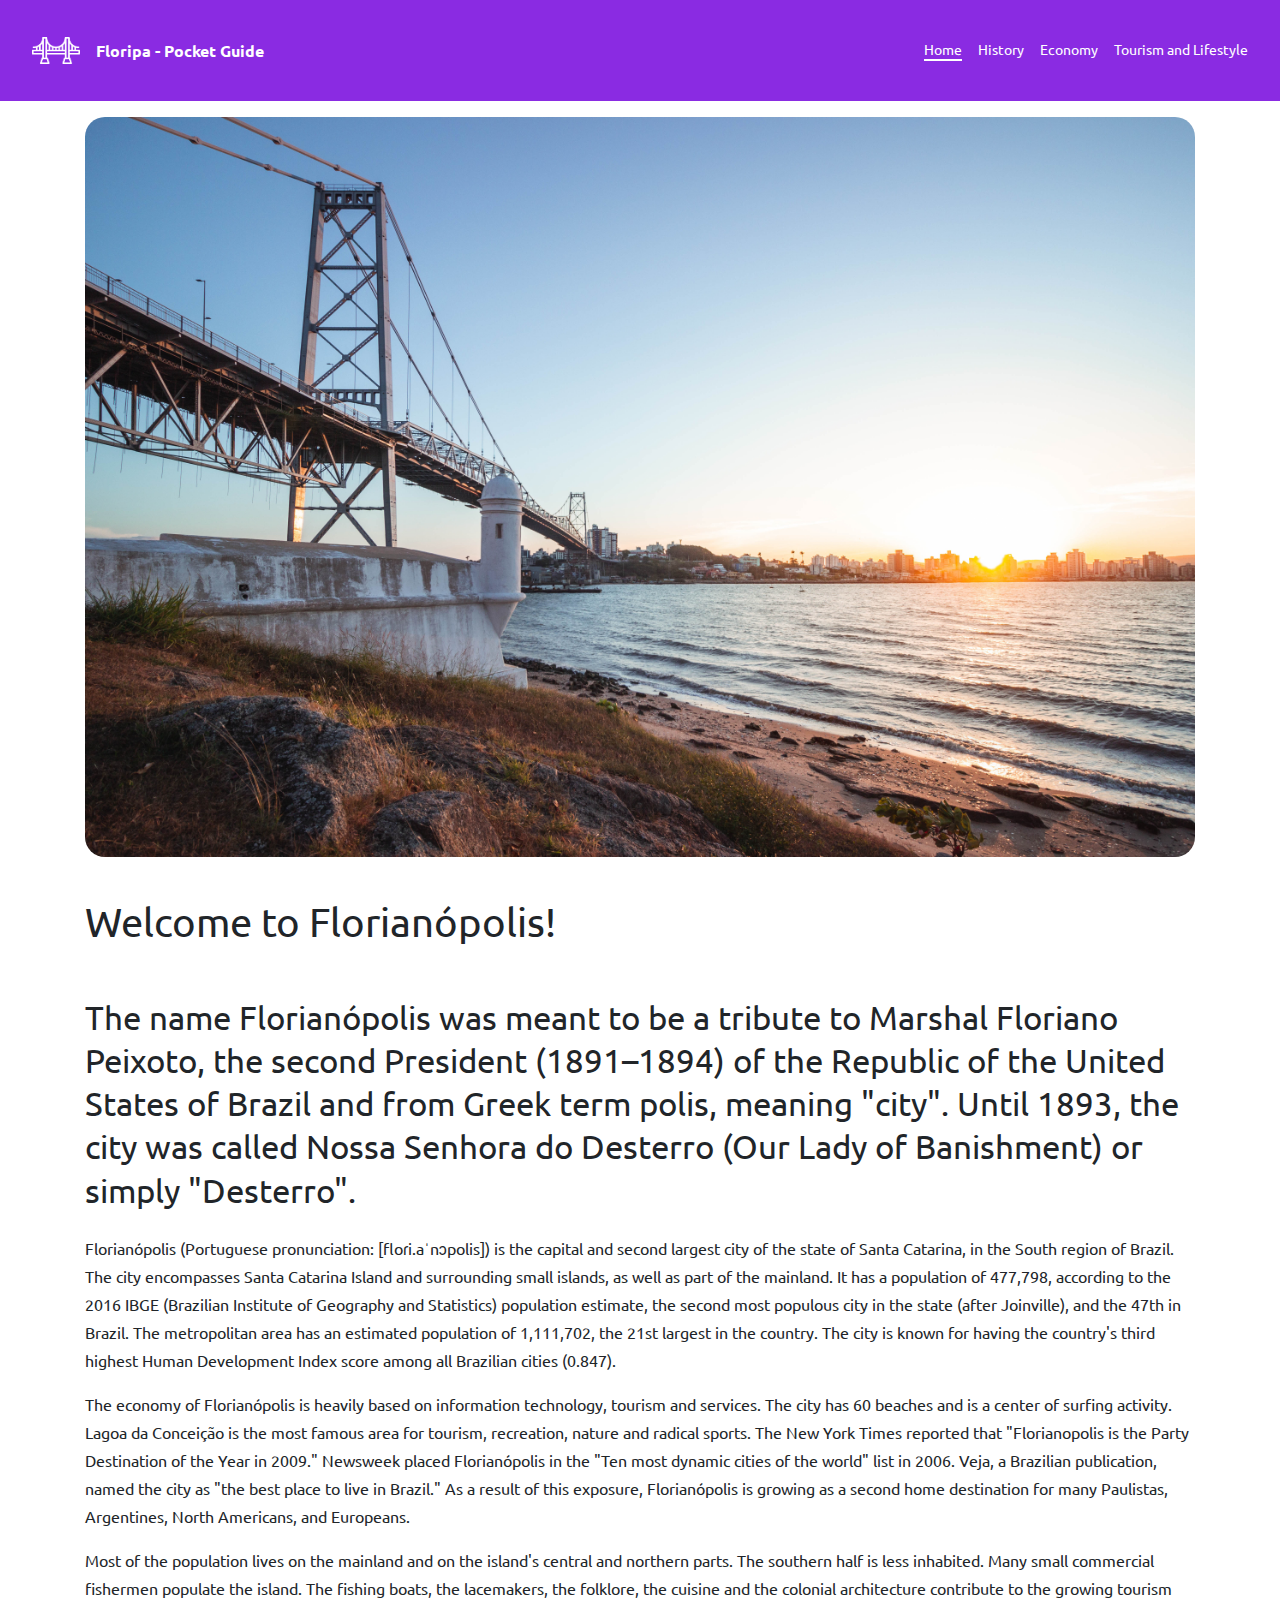
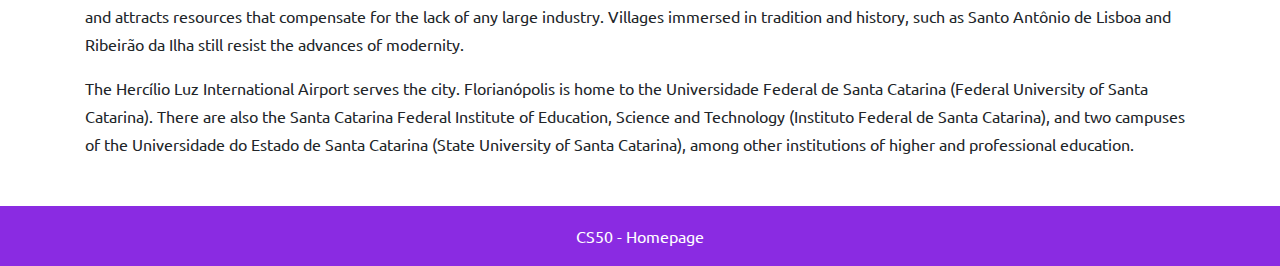
<file: index.html>
<!DOCTYPE html>
<html lang="en">
    <head>
        <meta charset="UTF-8" />
        <meta name="viewport" content="width=device-width, initial-scale=1.0" />
        <title>Floripa - Pocket Guide</title>
        <link rel="stylesheet" href="https://stackpath.bootstrapcdn.com/bootstrap/4.3.1/css/bootstrap.min.css" />
        <link href="./css/reset.css" rel="stylesheet" />
        <link href="./css/fonts.css" rel="stylesheet" />
        <link href="./css/styles.css" rel="stylesheet" />
    </head>
    <body>
        <header>
            <a href="/" id="logo">
                <img src="./assets/images/bridge.png" class="floripa-icon" alt="Heríclio Luz Bridge" />
                <span class="logo-text"> Floripa - Pocket Guide</span>
            </a>
            <nav id="main-menu">
                <a href="/index.html" class="nav-item">Home</a>
                <a href="/history.html" class="nav-item">History</a>
                <a href="/economy.html" class="nav-item">Economy</a>
                <a href="/tourism-and-lifestyle.html" class="nav-item">Tourism and Lifestyle</a>
            </nav>
        </header>
        <main class="container">
            <div>
                <img
                    class="hero-img"
                    src="./assets/images/cassiano-psomas-m3hdfq8AuVA-unsplash.jpg"
                    alt="Hercílio Luz Picture"
                />
            </div>
            <section>
                <h1>Welcome to Florianópolis!</h1>
                <article>
                    <h2>
                        The name Florianópolis was meant to be a tribute to Marshal Floriano Peixoto, the second
                        President (1891–1894) of the Republic of the United States of Brazil and from Greek term polis,
                        meaning "city". Until 1893, the city was called Nossa Senhora do Desterro (Our Lady of
                        Banishment) or simply "Desterro".
                    </h2>
                    <p>
                        Florianópolis (Portuguese pronunciation: [floɾi.aˈnɔpolis]) is the capital and second largest
                        city of the state of Santa Catarina, in the South region of Brazil. The city encompasses Santa
                        Catarina Island and surrounding small islands, as well as part of the mainland. It has a
                        population of 477,798, according to the 2016 IBGE (Brazilian Institute of Geography and
                        Statistics) population estimate, the second most populous city in the state (after Joinville),
                        and the 47th in Brazil. The metropolitan area has an estimated population of 1,111,702, the 21st
                        largest in the country. The city is known for having the country's third highest Human
                        Development Index score among all Brazilian cities (0.847).
                    </p>

                    <p>
                        The economy of Florianópolis is heavily based on information technology, tourism and services.
                        The city has 60 beaches and is a center of surfing activity. Lagoa da Conceição is the most
                        famous area for tourism, recreation, nature and radical sports. The New York Times reported that
                        "Florianopolis is the Party Destination of the Year in 2009." Newsweek placed Florianópolis in
                        the "Ten most dynamic cities of the world" list in 2006. Veja, a Brazilian publication, named
                        the city as "the best place to live in Brazil." As a result of this exposure, Florianópolis is
                        growing as a second home destination for many Paulistas, Argentines, North Americans, and
                        Europeans.
                    </p>

                    <p>
                        Most of the population lives on the mainland and on the island's central and northern parts. The
                        southern half is less inhabited. Many small commercial fishermen populate the island. The
                        fishing boats, the lacemakers, the folklore, the cuisine and the colonial architecture
                        contribute to the growing tourism and attracts resources that compensate for the lack of any
                        large industry. Villages immersed in tradition and history, such as Santo Antônio de Lisboa and
                        Ribeirão da Ilha still resist the advances of modernity.
                    </p>

                    <p>
                        The Hercílio Luz International Airport serves the city. Florianópolis is home to the
                        Universidade Federal de Santa Catarina (Federal University of Santa Catarina). There are also
                        the Santa Catarina Federal Institute of Education, Science and Technology (Instituto Federal de
                        Santa Catarina), and two campuses of the Universidade do Estado de Santa Catarina (State
                        University of Santa Catarina), among other institutions of higher and professional education.
                    </p>
                </article>
            </section>
        </main>
        <footer>
            <a href="https://github.com/ascpenteado/cs50-homepage">CS50 - Homepage</a>
        </footer>
        <script src="js/active-link.js"></script>
    </body>
</html>
</file>
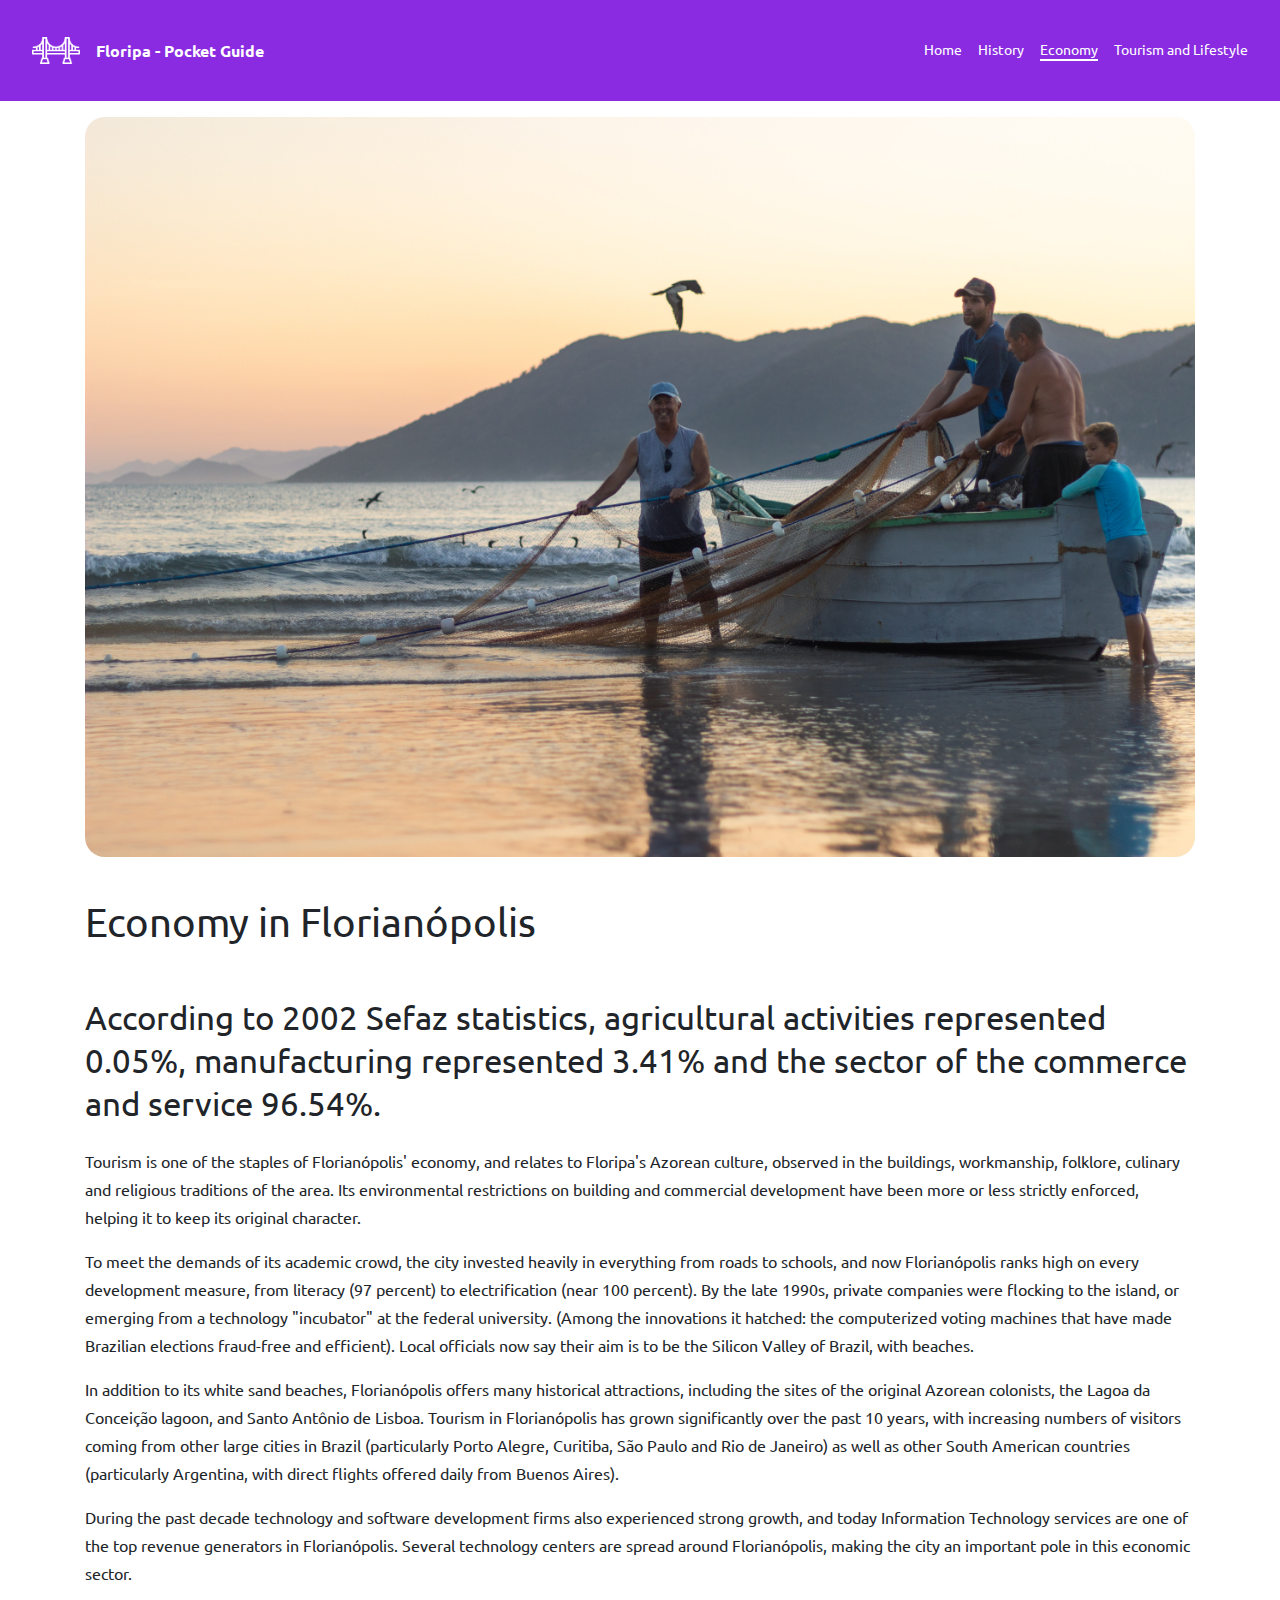
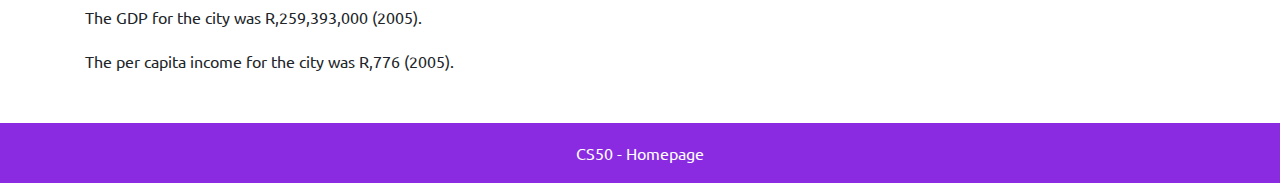
<file: economy.html>
<!DOCTYPE html>
<html lang="en">
    <head>
        <meta charset="UTF-8" />
        <meta name="viewport" content="width=device-width, initial-scale=1.0" />
        <title>Floripa - Pocket Guide</title>
        <link rel="stylesheet" href="https://stackpath.bootstrapcdn.com/bootstrap/4.3.1/css/bootstrap.min.css" />
        <link href="./css/reset.css" rel="stylesheet" />
        <link href="./css/fonts.css" rel="stylesheet" />
        <link href="./css/styles.css" rel="stylesheet" />
    </head>
    <body>
        <header>
            <a href="/" id="logo">
                <img src="./assets/images/bridge.png" class="floripa-icon" alt="Heríclio Luz Bridge" />
                <span class="logo-text"> Floripa - Pocket Guide</span>
            </a>
            <nav id="main-menu">
                <a href="/index.html">Home</a>
                <a href="/history.html">History</a>
                <a href="/economy.html">Economy</a>
                <a href="/tourism-and-lifestyle.html">Tourism and Lifestyle</a>
            </nav>
        </header>
        <main class="container">
            <div>
                <img
                    class="hero-img"
                    src="./assets/images/cassiano-psomas-l10OUdSv46c-unsplash.jpg"
                    alt="Hercílio Luz Picture"
                />
            </div>
            <section>
                <h1>Economy in Florianópolis</h1>
                <article>
                    <h2>
                        According to 2002 Sefaz statistics, agricultural activities represented 0.05%, manufacturing
                        represented 3.41% and the sector of the commerce and service 96.54%.
                    </h2>
                    <p>
                        Tourism is one of the staples of Florianópolis' economy, and relates to Floripa's Azorean
                        culture, observed in the buildings, workmanship, folklore, culinary and religious traditions of
                        the area. Its environmental restrictions on building and commercial development have been more
                        or less strictly enforced, helping it to keep its original character.
                    </p>

                    <p>
                        To meet the demands of its academic crowd, the city invested heavily in everything from roads to
                        schools, and now Florianópolis ranks high on every development measure, from literacy (97
                        percent) to electrification (near 100 percent). By the late 1990s, private companies were
                        flocking to the island, or emerging from a technology "incubator" at the federal university.
                        (Among the innovations it hatched: the computerized voting machines that have made Brazilian
                        elections fraud-free and efficient). Local officials now say their aim is to be the Silicon
                        Valley of Brazil, with beaches.
                    </p>

                    <p>
                        In addition to its white sand beaches, Florianópolis offers many historical attractions,
                        including the sites of the original Azorean colonists, the Lagoa da Conceição lagoon, and Santo
                        Antônio de Lisboa. Tourism in Florianópolis has grown significantly over the past 10 years, with
                        increasing numbers of visitors coming from other large cities in Brazil (particularly Porto
                        Alegre, Curitiba, São Paulo and Rio de Janeiro) as well as other South American countries
                        (particularly Argentina, with direct flights offered daily from Buenos Aires).
                    </p>

                    <p>
                        During the past decade technology and software development firms also experienced strong growth,
                        and today Information Technology services are one of the top revenue generators in
                        Florianópolis. Several technology centers are spread around Florianópolis, making the city an
                        important pole in this economic sector.
                    </p>

                    <p>The GDP for the city was R,259,393,000 (2005).</p>

                    <p>The per capita income for the city was R,776 (2005).</p>
                </article>
            </section>
        </main>
        <footer>
            <a href="https://github.com/ascpenteado/cs50-homepage">CS50 - Homepage</a>
        </footer>
        <script src="js/active-link.js"></script>
    </body>
</html>
</file>
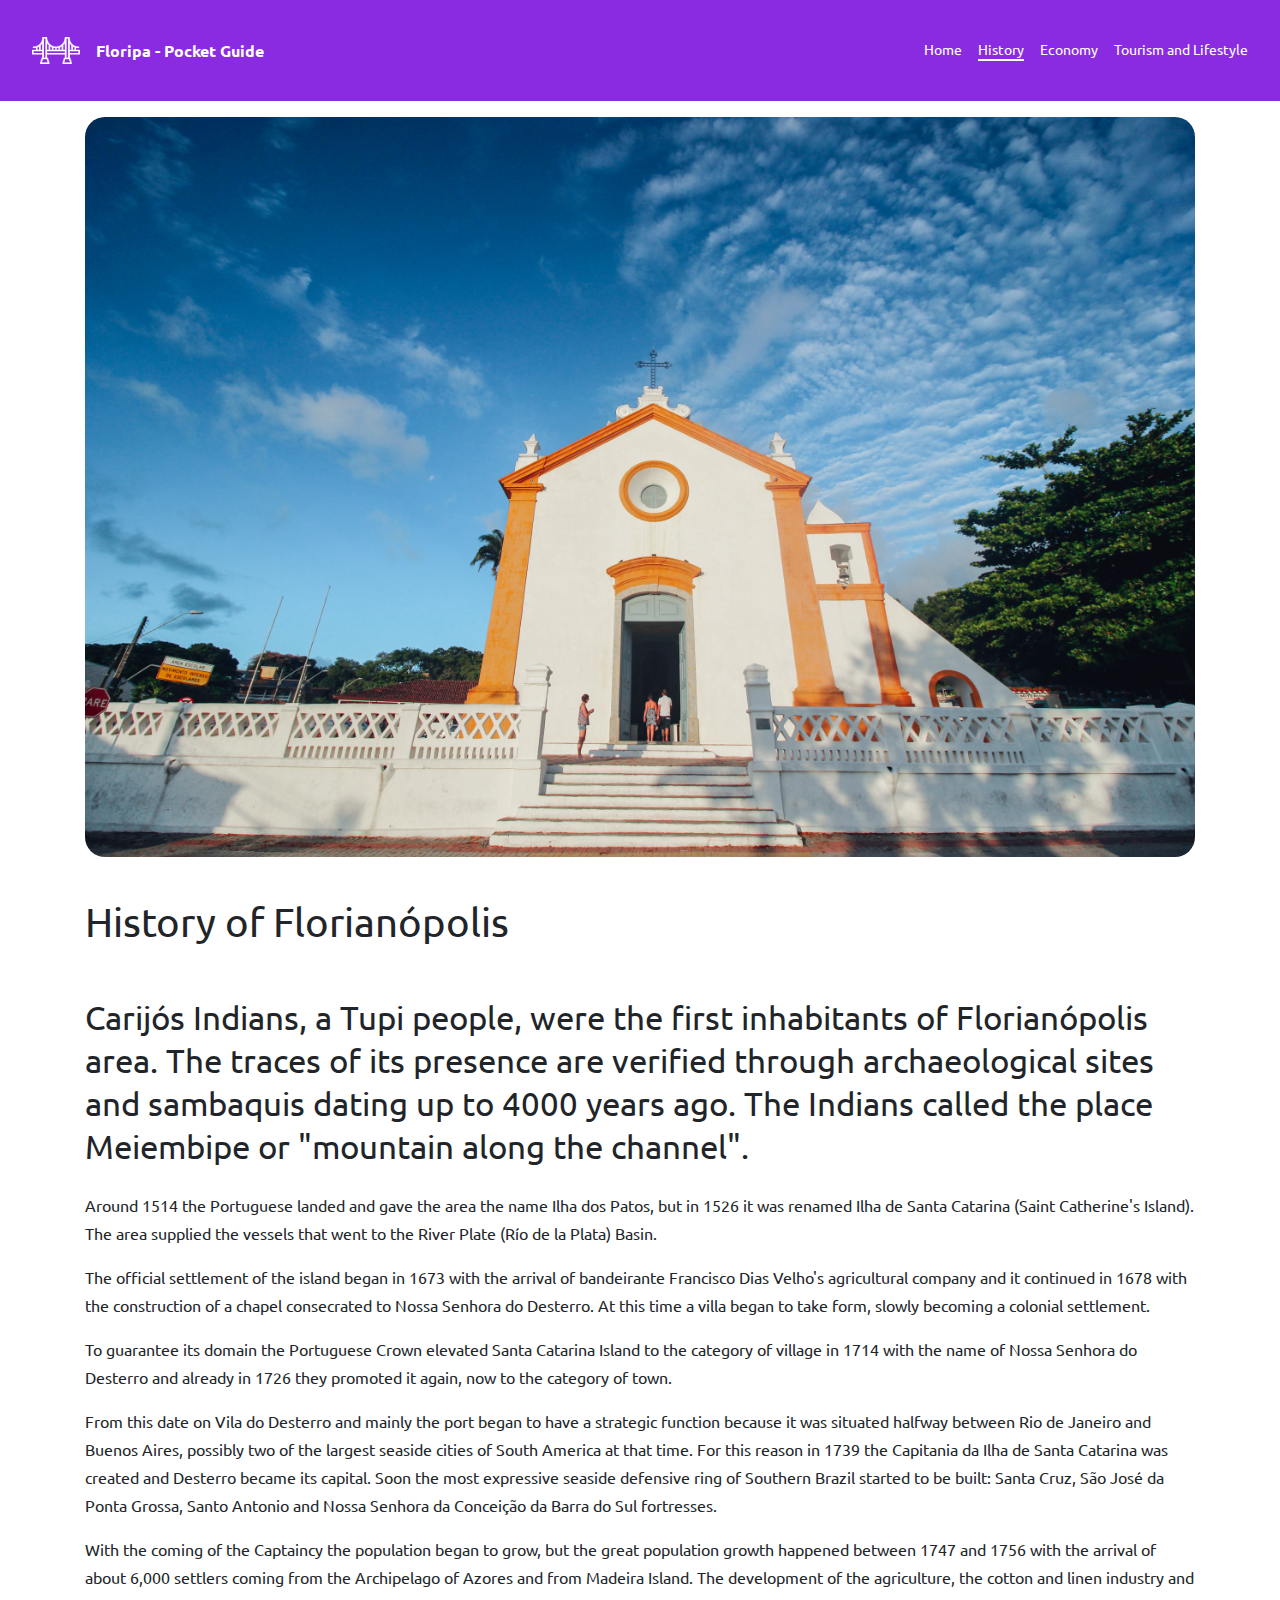
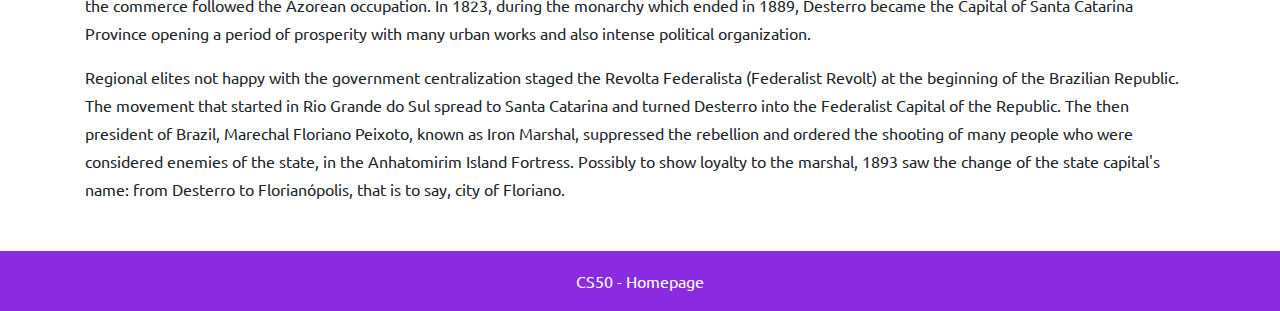
<file: history.html>
<!DOCTYPE html>
<html lang="en">
    <head>
        <meta charset="UTF-8" />
        <meta name="viewport" content="width=device-width, initial-scale=1.0" />
        <title>Floripa - Pocket Guide</title>
        <link rel="stylesheet" href="https://stackpath.bootstrapcdn.com/bootstrap/4.3.1/css/bootstrap.min.css" />
        <link href="./css/reset.css" rel="stylesheet" />
        <link href="./css/fonts.css" rel="stylesheet" />
        <link href="./css/styles.css" rel="stylesheet" />
    </head>
    <body>
        <header>
            <a href="/" id="logo">
                <img src="./assets/images/bridge.png" class="floripa-icon" alt="Heríclio Luz Bridge" />
                <span class="logo-text"> Floripa - Pocket Guide</span>
            </a>
            <nav id="main-menu">
                <a href="/index.html">Home</a>
                <a href="/history.html">History</a>
                <a href="/economy.html">Economy</a>
                <a href="/tourism-and-lifestyle.html">Tourism and Lifestyle</a>
            </nav>
        </header>
        <main class="container">
            <div>
                <img
                    class="hero-img"
                    src="./assets/images/cassiano-psomas-4OmoAC7eaPI-unsplash.jpg"
                    alt="Hercílio Luz
                Picture"
                />
            </div>
            <section>
                <h1>History of Florianópolis</h1>
                <article>
                    <h2>
                        Carijós Indians, a Tupi people, were the first inhabitants of Florianópolis area. The traces of
                        its presence are verified through archaeological sites and sambaquis dating up to 4000 years
                        ago. The Indians called the place Meiembipe or "mountain along the channel".
                    </h2>
                    <p>
                        Around 1514 the Portuguese landed and gave the area the name Ilha dos Patos, but in 1526 it was
                        renamed Ilha de Santa Catarina (Saint Catherine's Island). The area supplied the vessels that
                        went to the River Plate (Río de la Plata) Basin.
                    </p>

                    <p>
                        The official settlement of the island began in 1673 with the arrival of bandeirante Francisco
                        Dias Velho's agricultural company and it continued in 1678 with the construction of a chapel
                        consecrated to Nossa Senhora do Desterro. At this time a villa began to take form, slowly
                        becoming a colonial settlement.
                    </p>

                    <p>
                        To guarantee its domain the Portuguese Crown elevated Santa Catarina Island to the category of
                        village in 1714 with the name of Nossa Senhora do Desterro and already in 1726 they promoted it
                        again, now to the category of town.
                    </p>

                    <p>
                        From this date on Vila do Desterro and mainly the port began to have a strategic function
                        because it was situated halfway between Rio de Janeiro and Buenos Aires, possibly two of the
                        largest seaside cities of South America at that time. For this reason in 1739 the Capitania da
                        Ilha de Santa Catarina was created and Desterro became its capital. Soon the most expressive
                        seaside defensive ring of Southern Brazil started to be built: Santa Cruz, São José da Ponta
                        Grossa, Santo Antonio and Nossa Senhora da Conceição da Barra do Sul fortresses.
                    </p>

                    <p>
                        With the coming of the Captaincy the population began to grow, but the great population growth
                        happened between 1747 and 1756 with the arrival of about 6,000 settlers coming from the
                        Archipelago of Azores and from Madeira Island. The development of the agriculture, the cotton
                        and linen industry and the commerce followed the Azorean occupation. In 1823, during the
                        monarchy which ended in 1889, Desterro became the Capital of Santa Catarina Province opening a
                        period of prosperity with many urban works and also intense political organization.
                    </p>

                    <p>
                        Regional elites not happy with the government centralization staged the Revolta Federalista
                        (Federalist Revolt) at the beginning of the Brazilian Republic. The movement that started in Rio
                        Grande do Sul spread to Santa Catarina and turned Desterro into the Federalist Capital of the
                        Republic. The then president of Brazil, Marechal Floriano Peixoto, known as Iron Marshal,
                        suppressed the rebellion and ordered the shooting of many people who were considered enemies of
                        the state, in the Anhatomirim Island Fortress. Possibly to show loyalty to the marshal, 1893 saw
                        the change of the state capital's name: from Desterro to Florianópolis, that is to say, city of
                        Floriano.
                    </p>
                </article>
            </section>
        </main>
        <footer>
            <a href="https://github.com/ascpenteado/cs50-homepage">CS50 - Homepage</a>
        </footer>
        <script src="js/active-link.js"></script>
    </body>
</html>
</file>
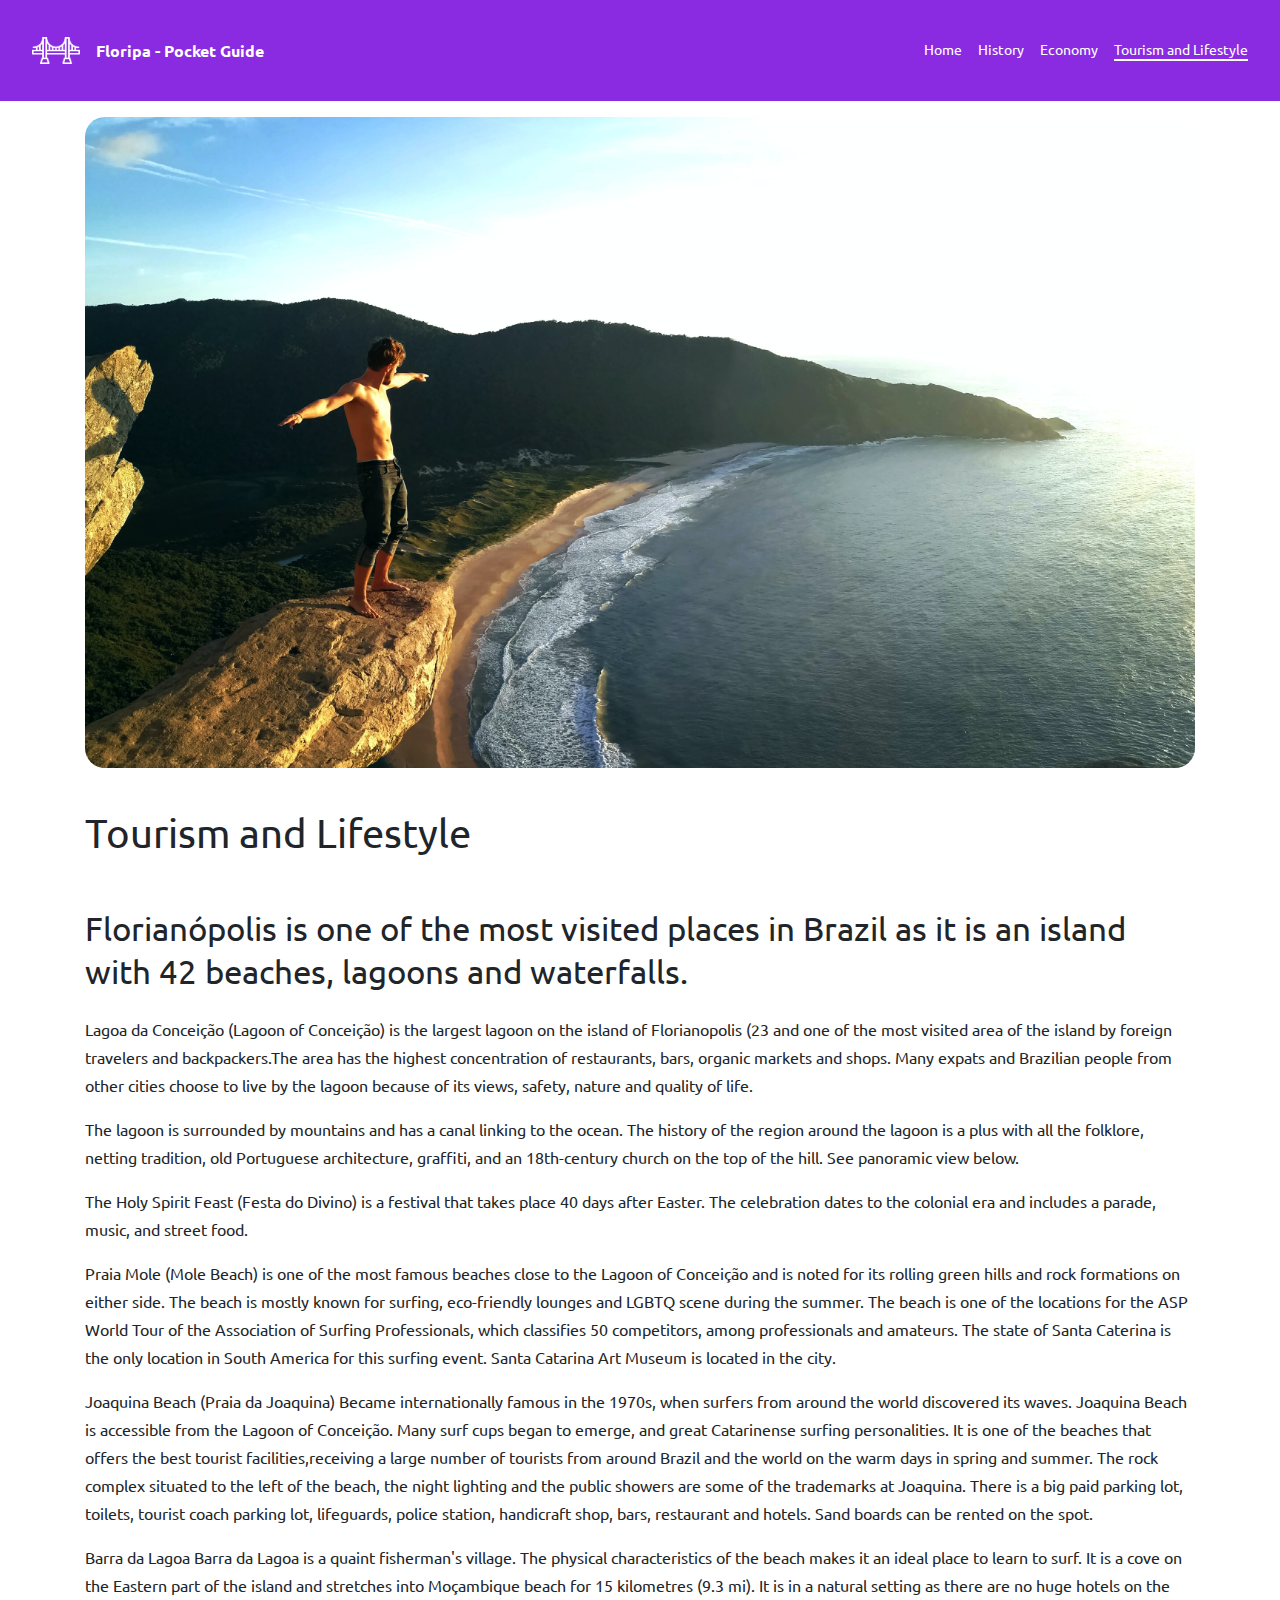
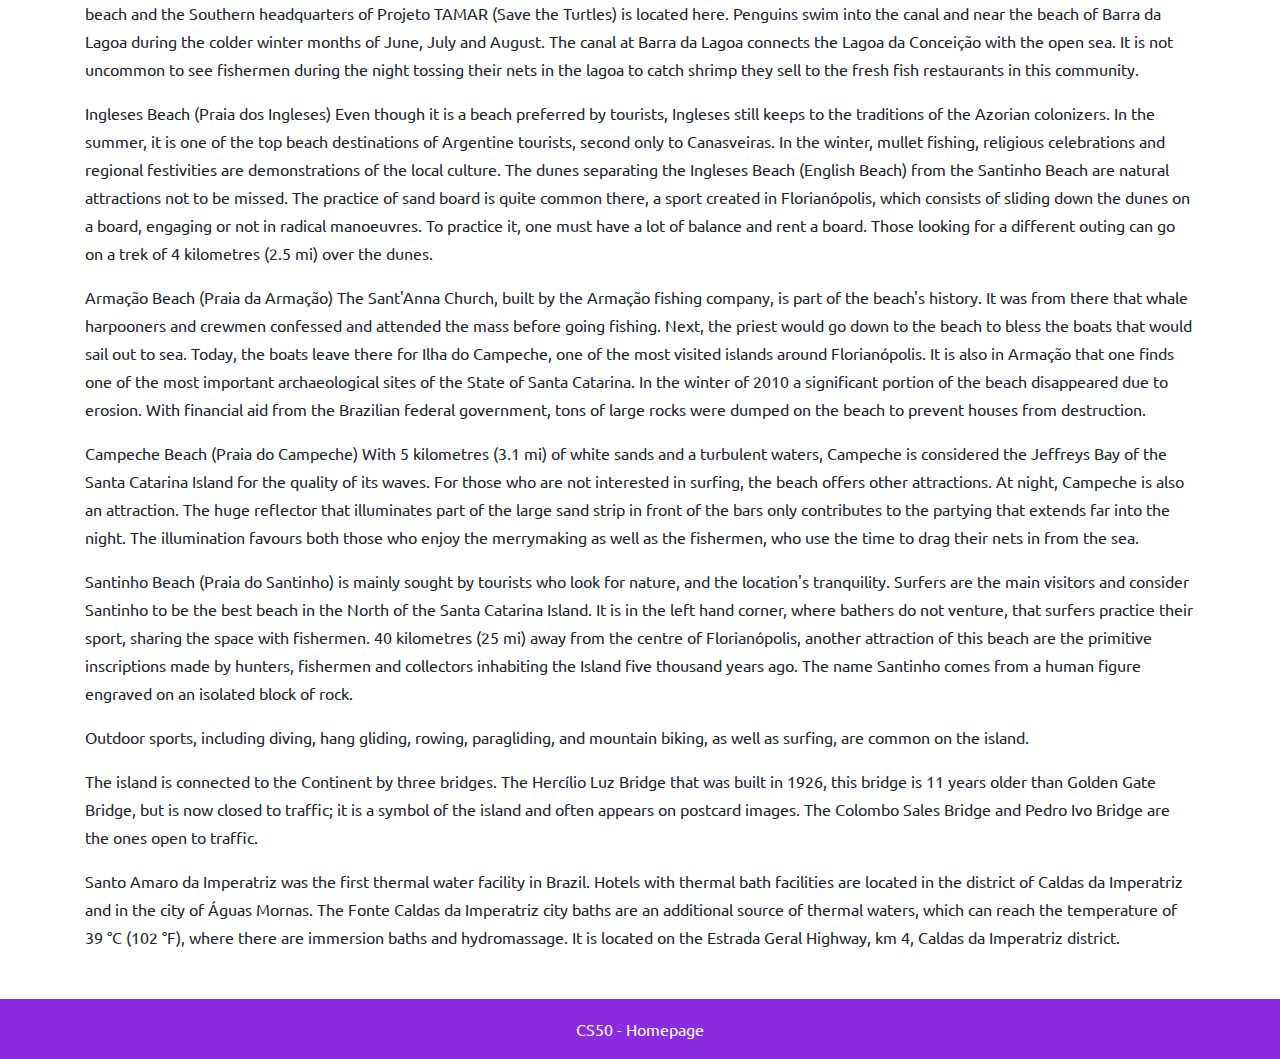
<file: tourism-and-lifestyle.html>
<!DOCTYPE html>
<html lang="en">
    <head>
        <meta charset="UTF-8" />
        <meta name="viewport" content="width=device-width, initial-scale=1.0" />
        <title>Floripa - Pocket Guide</title>
        <link rel="stylesheet" href="https://stackpath.bootstrapcdn.com/bootstrap/4.3.1/css/bootstrap.min.css" />
        <link href="./css/reset.css" rel="stylesheet" />
        <link href="./css/fonts.css" rel="stylesheet" />
        <link href="./css/styles.css" rel="stylesheet" />
    </head>
    <body>
        <header>
            <a href="/" id="logo">
                <img src="./assets/images/bridge.png" class="floripa-icon" alt="Heríclio Luz Bridge" />
                <span class="logo-text"> Floripa - Pocket Guide</span>
            </a>
            <nav id="main-menu">
                <a href="/index.html">Home</a>
                <a href="/history.html">History</a>
                <a href="/economy.html">Economy</a>
                <a href="/tourism-and-lifestyle.html">Tourism and Lifestyle</a>
            </nav>
        </header>
        <main class="container">
            <div>
                <img
                    class="hero-img"
                    src="./assets/images/fabien-moline-nMRC4Oykn1Q-unsplash.jpg"
                    alt="Hercílio Luz Picture"
                />
            </div>
            <section>
                <h1>Tourism and Lifestyle</h1>
                <article>
                    <h2>
                        Florianópolis is one of the most visited places in Brazil as it is an island with 42 beaches,
                        lagoons and waterfalls.
                    </h2>
                    <p>
                        Lagoa da Conceição (Lagoon of Conceição) is the largest lagoon on the island of Florianopolis
                        (23 and one of the most visited area of the island by foreign travelers and backpackers.The area
                        has the highest concentration of restaurants, bars, organic markets and shops. Many expats and
                        Brazilian people from other cities choose to live by the lagoon because of its views, safety,
                        nature and quality of life.
                    </p>

                    <p>
                        The lagoon is surrounded by mountains and has a canal linking to the ocean. The history of the
                        region around the lagoon is a plus with all the folklore, netting tradition, old Portuguese
                        architecture, graffiti, and an 18th-century church on the top of the hill. See panoramic view
                        below.
                    </p>

                    <p>
                        The Holy Spirit Feast (Festa do Divino) is a festival that takes place 40 days after Easter. The
                        celebration dates to the colonial era and includes a parade, music, and street food.
                    </p>

                    <p>
                        Praia Mole (Mole Beach) is one of the most famous beaches close to the Lagoon of Conceição and
                        is noted for its rolling green hills and rock formations on either side. The beach is mostly
                        known for surfing, eco-friendly lounges and LGBTQ scene during the summer. The beach is one of
                        the locations for the ASP World Tour of the Association of Surfing Professionals, which
                        classifies 50 competitors, among professionals and amateurs. The state of Santa Caterina is the
                        only location in South America for this surfing event. Santa Catarina Art Museum is located in
                        the city.
                    </p>

                    <p>
                        Joaquina Beach (Praia da Joaquina) Became internationally famous in the 1970s, when surfers from
                        around the world discovered its waves. Joaquina Beach is accessible from the Lagoon of
                        Conceição. Many surf cups began to emerge, and great Catarinense surfing personalities. It is
                        one of the beaches that offers the best tourist facilities,receiving a large number of tourists
                        from around Brazil and the world on the warm days in spring and summer. The rock complex
                        situated to the left of the beach, the night lighting and the public showers are some of the
                        trademarks at Joaquina. There is a big paid parking lot, toilets, tourist coach parking lot,
                        lifeguards, police station, handicraft shop, bars, restaurant and hotels. Sand boards can be
                        rented on the spot.
                    </p>

                    <p>
                        Barra da Lagoa Barra da Lagoa is a quaint fisherman's village. The physical characteristics of
                        the beach makes it an ideal place to learn to surf. It is a cove on the Eastern part of the
                        island and stretches into Moçambique beach for 15 kilometres (9.3 mi). It is in a natural
                        setting as there are no huge hotels on the beach and the Southern headquarters of Projeto TAMAR
                        (Save the Turtles) is located here. Penguins swim into the canal and near the beach of Barra da
                        Lagoa during the colder winter months of June, July and August. The canal at Barra da Lagoa
                        connects the Lagoa da Conceição with the open sea. It is not uncommon to see fishermen during
                        the night tossing their nets in the lagoa to catch shrimp they sell to the fresh fish
                        restaurants in this community.
                    </p>

                    <p>
                        Ingleses Beach (Praia dos Ingleses) Even though it is a beach preferred by tourists, Ingleses
                        still keeps to the traditions of the Azorian colonizers. In the summer, it is one of the top
                        beach destinations of Argentine tourists, second only to Canasveiras. In the winter, mullet
                        fishing, religious celebrations and regional festivities are demonstrations of the local
                        culture. The dunes separating the Ingleses Beach (English Beach) from the Santinho Beach are
                        natural attractions not to be missed. The practice of sand board is quite common there, a sport
                        created in Florianópolis, which consists of sliding down the dunes on a board, engaging or not
                        in radical manoeuvres. To practice it, one must have a lot of balance and rent a board. Those
                        looking for a different outing can go on a trek of 4 kilometres (2.5 mi) over the dunes.
                    </p>

                    <p>
                        Armação Beach (Praia da Armação) The Sant'Anna Church, built by the Armação fishing company, is
                        part of the beach's history. It was from there that whale harpooners and crewmen confessed and
                        attended the mass before going fishing. Next, the priest would go down to the beach to bless the
                        boats that would sail out to sea. Today, the boats leave there for Ilha do Campeche, one of the
                        most visited islands around Florianópolis. It is also in Armação that one finds one of the most
                        important archaeological sites of the State of Santa Catarina. In the winter of 2010 a
                        significant portion of the beach disappeared due to erosion. With financial aid from the
                        Brazilian federal government, tons of large rocks were dumped on the beach to prevent houses
                        from destruction.
                    </p>

                    <p>
                        Campeche Beach (Praia do Campeche) With 5 kilometres (3.1 mi) of white sands and a turbulent
                        waters, Campeche is considered the Jeffreys Bay of the Santa Catarina Island for the quality of
                        its waves. For those who are not interested in surfing, the beach offers other attractions. At
                        night, Campeche is also an attraction. The huge reflector that illuminates part of the large
                        sand strip in front of the bars only contributes to the partying that extends far into the
                        night. The illumination favours both those who enjoy the merrymaking as well as the fishermen,
                        who use the time to drag their nets in from the sea.
                    </p>

                    <p>
                        Santinho Beach (Praia do Santinho) is mainly sought by tourists who look for nature, and the
                        location's tranquility. Surfers are the main visitors and consider Santinho to be the best beach
                        in the North of the Santa Catarina Island. It is in the left hand corner, where bathers do not
                        venture, that surfers practice their sport, sharing the space with fishermen. 40 kilometres (25
                        mi) away from the centre of Florianópolis, another attraction of this beach are the primitive
                        inscriptions made by hunters, fishermen and collectors inhabiting the Island five thousand years
                        ago. The name Santinho comes from a human figure engraved on an isolated block of rock.
                    </p>

                    <p>
                        Outdoor sports, including diving, hang gliding, rowing, paragliding, and mountain biking, as
                        well as surfing, are common on the island.
                    </p>

                    <p>
                        The island is connected to the Continent by three bridges. The Hercílio Luz Bridge that was
                        built in 1926, this bridge is 11 years older than Golden Gate Bridge, but is now closed to
                        traffic; it is a symbol of the island and often appears on postcard images. The Colombo Sales
                        Bridge and Pedro Ivo Bridge are the ones open to traffic.
                    </p>

                    <p>
                        Santo Amaro da Imperatriz was the first thermal water facility in Brazil. Hotels with thermal
                        bath facilities are located in the district of Caldas da Imperatriz and in the city of Águas
                        Mornas. The Fonte Caldas da Imperatriz city baths are an additional source of thermal waters,
                        which can reach the temperature of 39 °C (102 °F), where there are immersion baths and
                        hydromassage. It is located on the Estrada Geral Highway, km 4, Caldas da Imperatriz district.
                    </p>
                </article>
            </section>
        </main>
        <footer>
            <a href="https://github.com/ascpenteado/cs50-homepage">CS50 - Homepage</a>
        </footer>
        <script src="js/active-link.js"></script>
    </body>
</html>
</file>
<file: css/fonts.css>
@import url("https://fonts.googleapis.com/css?family=Ubuntu:400");

html {
    font-size: 100%;
} /*16px*/

body {
    font-family: "Ubuntu", sans-serif;
    font-weight: 400;
    line-height: 1.75;
}

p {
    margin-bottom: 1rem;
}

h1,
h2,
h3,
h4,
h5 {
    margin: 3rem 0 1.38rem;
    font-family: "Ubuntu", sans-serif;
    font-weight: 400;
    line-height: 1.3;
}

h1 {
    margin-top: 0;
    font-size: 2.488rem;
}

h2 {
    font-size: 2.074rem;
}

h3 {
    font-size: 1.728rem;
}

h4 {
    font-size: 1.44rem;
}

h5 {
    font-size: 1.2rem;
}

small,
.text_small {
    font-size: 0.833rem;
}

a {
    text-decoration: none;
}
</file>
<file: css/styles.css>
header {
    display: flex;
    justify-content: space-between;
    background-color: blueviolet;
    margin-bottom: 1rem;
    color: white;
    padding: 1rem 2rem;
}

#logo {
    display: flex;
    justify-content: center;
    align-items: center;
    color: white;
    text-decoration: none;
}

.floripa-icon {
    max-width: 48px;
    width: 100%;
    margin-right: 1rem;
}

.logo-text {
    font-weight: bold;
}

#main-menu {
    display: flex;
    padding: 1.5rem 0;
}

#main-menu a {
    justify-content: flex-end;
    margin-left: 1rem;
    color: white;
    font-size: 0.9rem;
    line-height: 1.2rem;
    border-bottom: 2px solid transparent;
    transition: 500ms ease-in-out;
}

#main-menu a:hover {
    text-decoration: none;
    border-bottom: 2px solid white;
}

#main-menu .active {
    border-bottom: 2px solid white;
}

section {
    padding: 2rem 0;
}

.hero-img {
    max-width: 100%;
    border-radius: 20px;
}

footer {
    background-color: blueviolet;
    color: white;
    text-align: center;
    padding: 1rem;
}

footer a {
    color: white;
}

footer a:hover {
    color: white;
    text-decoration: none;
}
</file>
